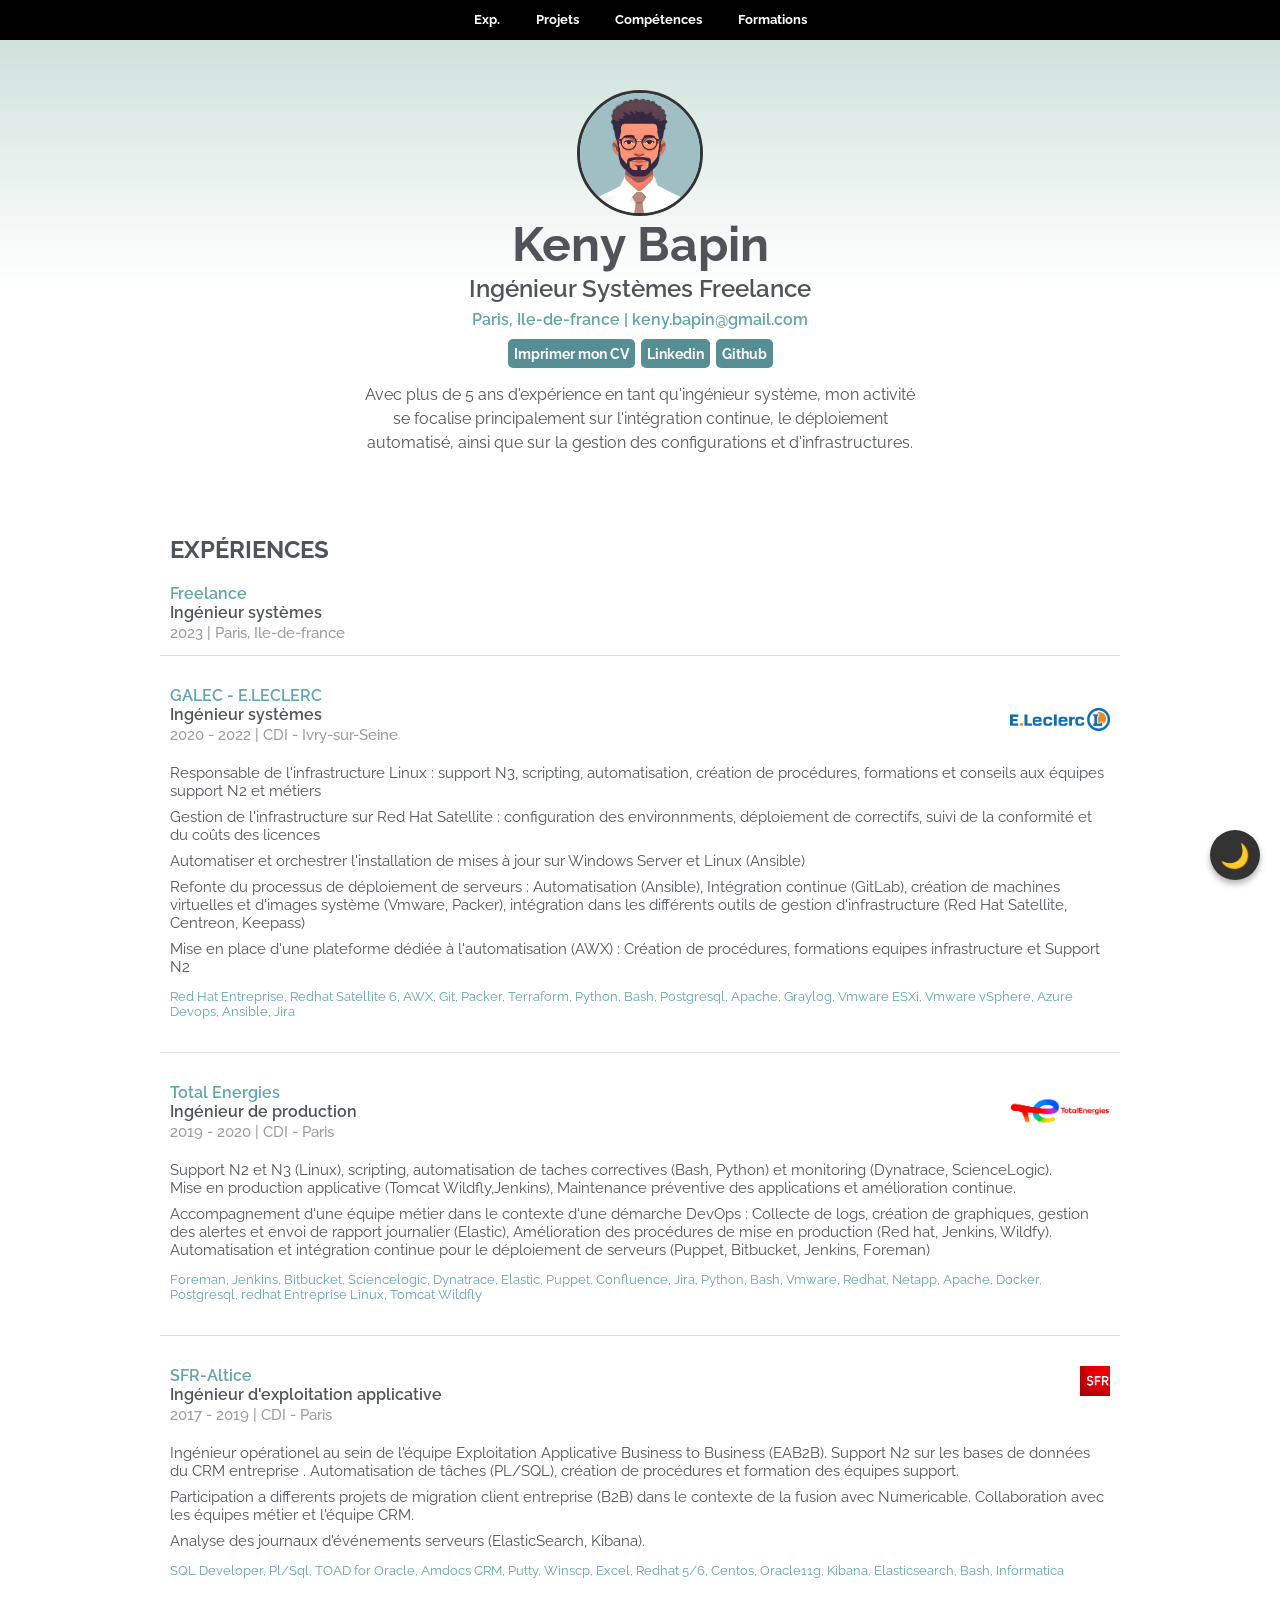
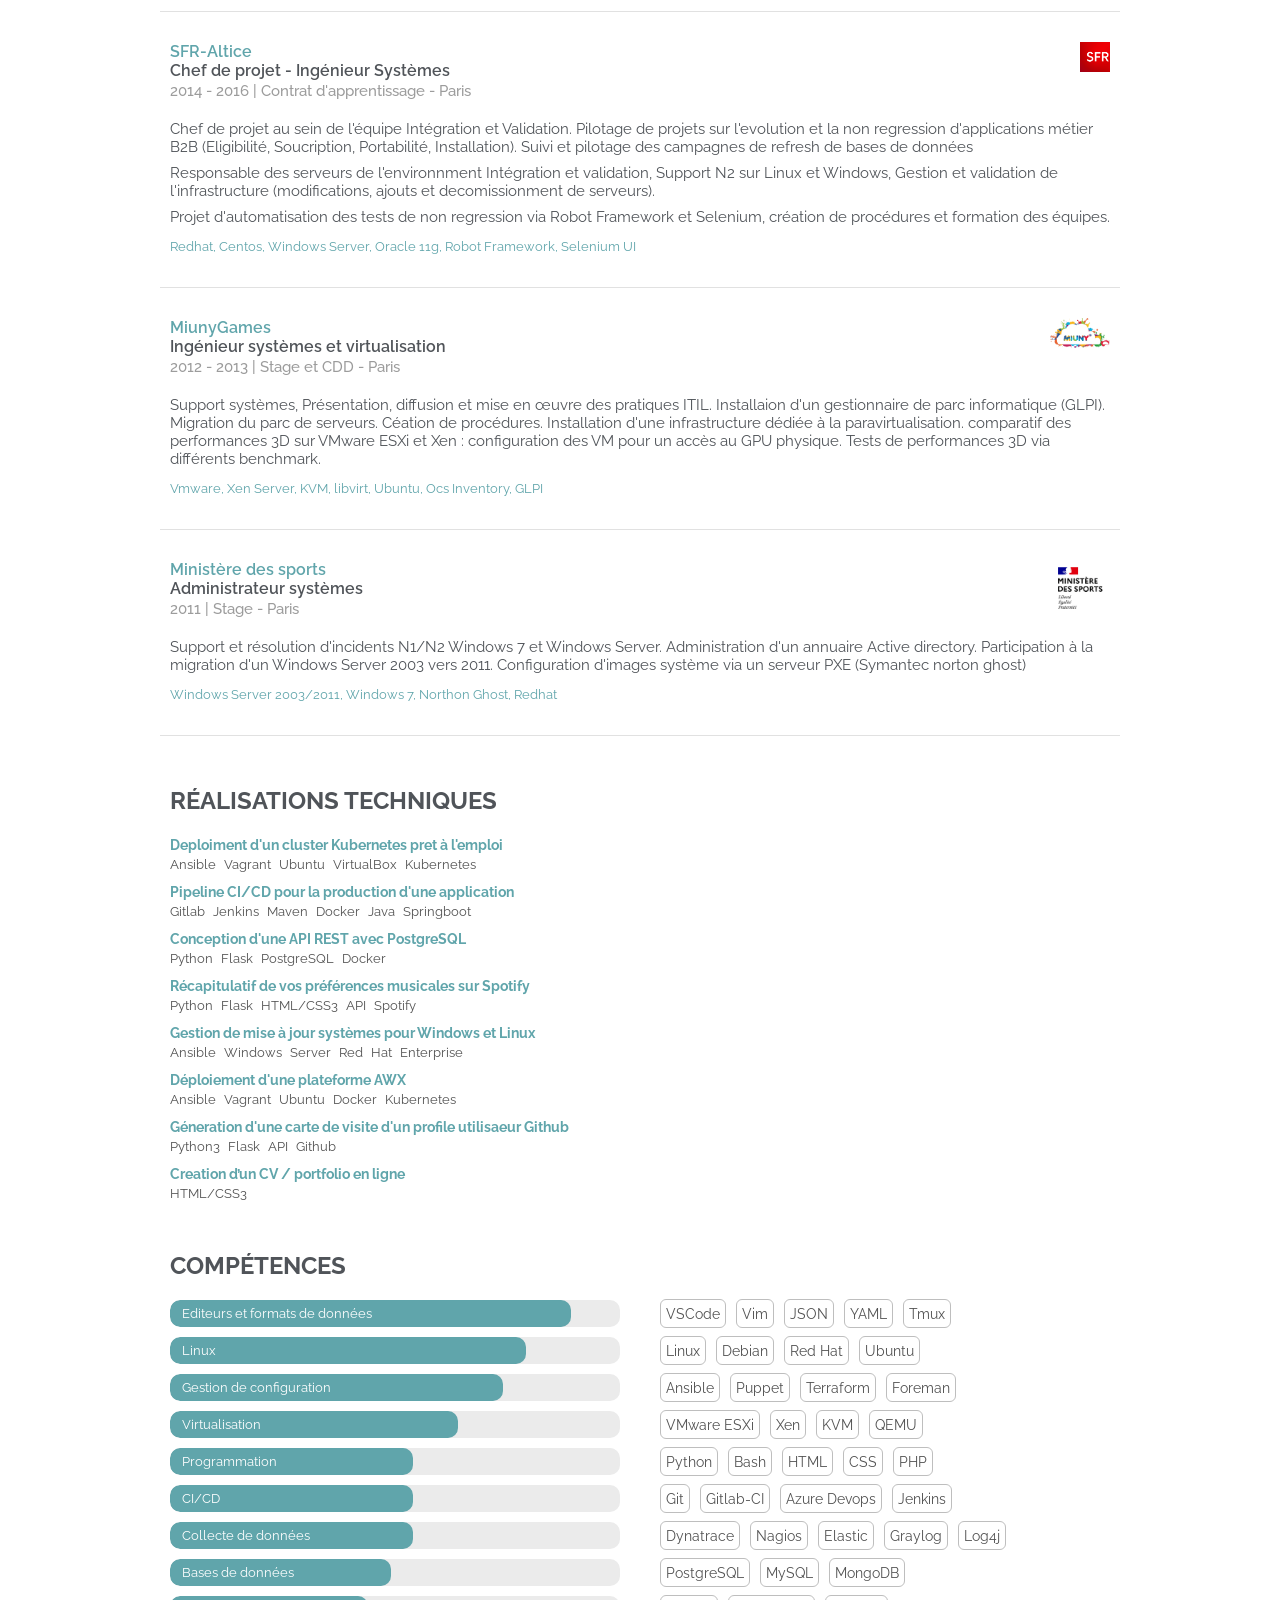
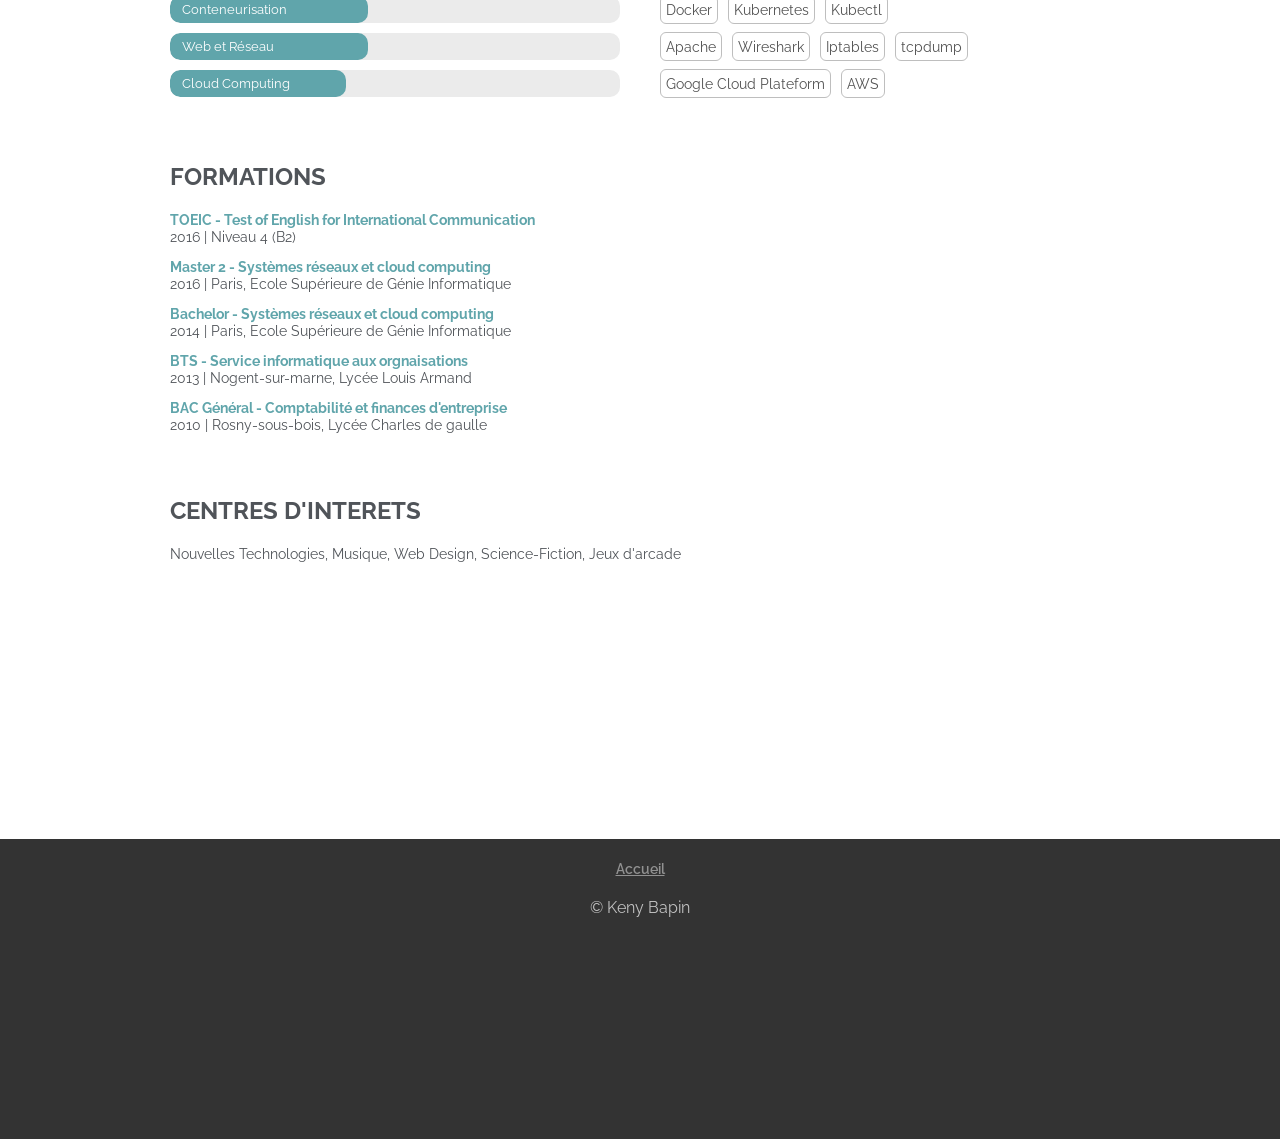
<file: index.html>
<!DOCTYPE html>
<html lang="fr">
<head>
  <meta charset="UTF-8">
  <meta name="viewport" content="width=device-width, initial-scale=1">
  <meta name="format-detection" content="telephone=no">
  <title>Ingénieur Systèmes Linux Freelance</title>
  <link rel="stylesheet" href="style.css">
  <link rel="stylesheet" href="https://fonts.googleapis.com/css2?family=Roboto:wght@400;700&amp;display=swap">
  <link rel="preconnect" href="https://fonts.googleapis.com">
<link rel="preconnect" href="https://fonts.gstatic.com" crossorigin>
<link href="https://fonts.googleapis.com/css2?family=Raleway:ital,wght@0,100..900;1,100..900&display=swap" rel="stylesheet">
</head>


<body>

  <div class="theme-toggle">
    <input type="checkbox" id="modeSwitch">
    <label for="modeSwitch" class="circle-button">
      <span class="sun">&#x2600;</span> <!-- Sun symbol -->
      <span class="moon">&#x1F319;</span> <!-- Moon symbol -->
    </label>
  </div>

  <div class="navbar">
    <a href="#exp">Exp.</a>
    <a href="#projects">Projets</a>
    <a href="#skills">Compétences</a>
    <a href="#formations">Formations</a>
  </div>




  

  <header>
    <div class="avatar"><img src="img/avatar.png" alt="avatar">
      <h1>Keny Bapin</h1>
      <h3>Ingénieur Systèmes Freelance</h3>
      <p class="contact">Paris, Ile-de-france | keny.bapin@gmail.com</p>
      <div class="links"><a href="javascript:window.print()">Imprimer mon CV</a><a href="https://www.linkedin.com/in/keny-bapin-94615779/" target="_blank">Linkedin</a><a href="https://github.com/kenybapin" target="_blank">Github</a>
      

      
        <script>
          const toggleSwitch = document.querySelector('#modeSwitch');
        
          function switchTheme(e) {
            if (e.target.checked) {
              document.documentElement.setAttribute('data-theme', 'dark');
              document.body.classList.add('dark-mode');
            } else {
              document.documentElement.setAttribute('data-theme', 'light');
              document.body.classList.remove('dark-mode');
            }    
          }
        
          toggleSwitch.addEventListener('change', switchTheme, false);
        </script>
      
      </div>
      
      <div class="about">
        <p class="about">Avec plus de 5 ans d'expérience en tant qu'ingénieur système, mon activité se focalise principalement sur l'intégration continue, le déploiement automatisé, ainsi que sur la gestion des configurations et d'infrastructures.</p>  
      
        
      
      </div>
  
  </header>

  



 <container>  
  <div id="exp"></div>
  
  <section class="experience">
    <h2>Expériences</h2>

  <div class="expcontent">
     <div class="infoBlock">
       <p class="company">Freelance</p>
       <p class="job">Ingénieur systèmes</p>
       <p class="location">2023 | Paris, Ile-de-france</p>
      </div>
  </div>

  <div class="expcontent">
     <div class="infoBlock">
      <img src="/img/eleclerc.png"> 
       <p class="company">GALEC - E.LECLERC</p>
       <p class="job">Ingénieur systèmes</p>
       <p class="location">2020 - 2022 | CDI - Ivry-sur-Seine</p>
       
     </div>
     <div class="description">
       <ul>
         <li>Responsable de l'infrastructure Linux : support N3, scripting, automatisation, création de procédures, formations et conseils aux équipes support N2 et métiers</li>
         <li>Gestion de l'infrastructure sur Red Hat Satellite : configuration des environnments, déploiement de correctifs, suivi de la conformité et du coûts des licences</li>
         <li>Automatiser et orchestrer l'installation de mises à jour sur Windows Server et Linux (Ansible)</li>
         <li>Refonte du processus de déploiement de serveurs : Automatisation (Ansible), Intégration continue (GitLab), création de machines virtuelles et d'images système (Vmware, Packer), intégration dans les différents outils de gestion d'infrastructure (Red Hat Satellite, Centreon, Keepass)</li>
         <li>Mise en place d'une plateforme dédiée à l'automatisation (AWX) : Création de procédures, formations equipes infrastructure et Support N2</li>
         <p class="tools">Red Hat Entreprise, Redhat Satellite 6, AWX, Git, Packer, Terraform, Python, Bash, Postgresql, Apache, Graylog, Vmware ESXi, Vmware vSphere, Azure Devops, Ansible, Jira</p>
       </ul>
     </div>
  </div> 


  <div class="expcontent">
     <div class="infoBlock">
      <img src="/img/totalenergies.png"> 
       <p class="company">Total Energies</p>
       <p class="job">Ingénieur de production</p>
       <p class="location">2019 - 2020 | CDI - Paris</p>
     </div>
     <div class="description">
       <ul>
         <li>Support N2 et N3 (Linux), scripting, automatisation de taches correctives (Bash, Python) et monitoring (Dynatrace, ScienceLogic).
         <br>Mise en production applicative (Tomcat Wildfly,Jenkins), Maintenance préventive des applications et amélioration continue.</li>
         <li>Accompagnement d'une équipe métier dans le contexte d'une démarche DevOps : Collecte de logs, création de graphiques, gestion des alertes et envoi de rapport journalier (Elastic), Amélioration des procédures de mise en production (Red hat, Jenkins, Wildfy). Automatisation et intégration continue pour le déploiement de serveurs (Puppet, Bitbucket, Jenkins, Foreman)</li>
         <p class="tools">Foreman, Jenkins, Bitbucket, Sciencelogic, Dynatrace, Elastic, Puppet, Confluence, Jira, Python, Bash, Vmware, Redhat, Netapp, Apache, Docker, Postgresql, redhat Entreprise Linux, Tomcat Wildfly</p>
       </ul>
     </div>
  </div>


    <div class="pagebreak"></div>

  <div class="expcontent">
    <div class="infoBlock">
      <img class="sfr" src="/img/sfr.jpg"> 
      <p class="company">SFR-Altice</p>
      <p class="job">Ingénieur d'exploitation applicative</p>
      <p class="location">2017 - 2019 | CDI - Paris</p>
    </div>
    <div class="description">
      <ul>
        <li>Ingénieur opérationel au sein de l'équipe Exploitation Applicative Business to Business (EAB2B). Support N2 sur les bases de données du CRM entreprise . Automatisation de tâches (PL/SQL), création de procédures et formation des équipes support.</li>
        <li>Participation a differents projets de migration client entreprise (B2B) dans le contexte de la fusion avec Numericable. Collaboration avec les équipes métier et l'équipe CRM.</li>
        <li>Analyse des journaux d'événements serveurs (ElasticSearch, Kibana).</li>
        <p class="tools">SQL Developer, Pl/Sql, TOAD for Oracle, Amdocs CRM, Putty, Winscp, Excel, Redhat 5/6, Centos, Oracle11g, Kibana, Elasticsearch, Bash, Informatica</p>
      </ul>
    </div>
  </div>
  
  <div class="expcontent">
    <div class="infoBlock">
      <img class="sfr" src="/img/sfr.jpg"> 
      <p class="company">SFR-Altice</p>
      <p class="job">Chef de projet - Ingénieur Systèmes</p>
      <p class="location">2014 - 2016 | Contrat d'apprentissage - Paris</p>
    </div>
    <div class="description">
      <ul>
        <li>Chef de projet au sein de l'équipe Intégration et Validation. Pilotage de projets sur l'evolution et la non regression d'applications métier B2B (Eligibilité, Soucription, Portabilité, Installation). Suivi et pilotage des campagnes de refresh de bases de données</li>
        <li>Responsable des serveurs de l'environnment Intégration et validation, Support N2 sur Linux et Windows, Gestion et validation de l'infrastructure (modifications, ajouts et decomissionment de serveurs).</li>
        <li>Projet d'automatisation des tests de non regression via Robot Framework et Selenium, création de procédures et formation des équipes.</li>
        <p class="tools">Redhat, Centos, Windows Server, Oracle 11g, Robot Framework, Selenium UI</p>
      </ul>
    </div>
  </div>

  <div class="expcontent">
    <div class="infoBlock">
      <img class="miuny" src="/img/miunygames.png"> 
      <p class="company">MiunyGames</p>
      <p class="job">Ingénieur systèmes et virtualisation</p>
      <p class="location">2012 - 2013 | Stage et CDD - Paris</p>
    </div>
    <div class="description">
      <ul>
        <li>Support systèmes, Présentation, diffusion et mise en œuvre des pratiques ITIL. Installaion d'un gestionnaire de parc informatique (GLPI). Migration du parc de serveurs. Céation de procédures. Installation d'une infrastructure dédiée à la paravirtualisation. comparatif des performances 3D sur VMware ESXi et Xen : configuration des VM pour un accès au GPU physique. Tests de performances 3D via différents benchmark.</li>
        <p class="tools">Vmware, Xen Server, KVM, libvirt, Ubuntu, Ocs Inventory, GLPI</p>
      </ul>
    </div>
  </div>
  
  <div class="expcontent">
    <div class="infoBlock">
      <img class="ministere" src="/img/ministere.png"> 
      <p class="company">Ministère des sports</p>
      <p class="job">Administrateur systèmes</p>
      <p class="location">2011 | Stage - Paris</p>
    </div>
    
    <div class="description">
      <ul>
        <li>Support et résolution d'incidents N1/N2 Windows 7 et Windows Server. Administration d'un annuaire Active directory. Participation à la migration d'un Windows Server 2003 vers 2011. Configuration d'images système via un serveur PXE (Symantec norton ghost)</li>
        <p class="tools">Windows Server 2003/2011, Windows 7, Northon Ghost, Redhat</p>      
      </ul>
    </div>
  </div>

  </section>        
  
  <div class="pagebreak"></div>
  
  <div id="projects"></div>
  
  <section class="projects">
    <h2>Réalisations techniques</h2>
    <ul>
       <li><a href="https://github.com/kenybapin/kubernetes-cluster-vagrant-ansible">Deploiment d'un cluster Kubernetes pret à l'emploi</a></li>
         <div class="ptools">Ansible Vagrant Ubuntu VirtualBox Kubernetes </div>
       
       <li><a href="https://github.com/kenybapin/cicd-pipeline-java-spring-docker">Pipeline CI/CD pour la production d'une application</a></li>
       <div class="ptools">Gitlab Jenkins Maven Docker Java Springboot</div>
       
       <li><a href="https://github.com/kenybapin/docker-flask-api">Conception d'une API REST avec PostgreSQL</a></li>
       <div class="ptools">Python Flask PostgreSQL Docker</div>
       
       <li><a href="https://github.com/kenybapin/flask-spotify-app">Récapitulatif de vos préférences musicales sur Spotify</a></li>
       <div class="ptools">Python Flask HTML/CSS3 API Spotify</div>
       
       <li><a href="https://github.com/kenybapin/ansible-sys-updates">Gestion de mise à jour systèmes pour Windows et Linux</a></li>
       <div class="ptools">Ansible Windows Server Red Hat Enterprise</div>
       
       <li><a href="https://github.com/kenybapin/awx-install">Déploiement d'une plateforme AWX</a></li>
       <div class="ptools">Ansible Vagrant Ubuntu Docker Kubernetes </div>
       
       <li><a href="https://github.com/kenybapin/GitHub-Profile-Card-Generator">Géneration d'une carte de visite d'un profile utilisaeur Github</a></li>
       <div class="ptools">Python3 Flask API Github</div>
       
       <li><a href="https://github.com/kenybapin/kenybapin.github.io">Creation d’un CV / portfolio en ligne</a></li>
       <div class="ptools">HTML/CSS3</div>
    </ul>
  </section>

<div id="skills"></div>

  <section class="skills">
    <h2>Compétences</h2>
    
    <div class="skills-content">

      <div class="progress-bars">
   
        <div class="skill-bar">
          <div class="progress">
              <div class="progress-bar" style="width: 85%;">Editeurs et formats de données</div>
          </div>
           </div>
  
         <div class="skill-bar">
        <div class="progress">
            <div class="progress-bar" style="width: 75%;">Linux</div>
        </div>
         </div>
         
         <div class="skill-bar">
          <div class="progress">
              <div class="progress-bar" style="width: 70%;">Gestion de configuration</div>
          </div>
           </div>
  
           <div class="skill-bar">
            <div class="progress">
                <div class="progress-bar" style="width: 60%;">Virtualisation</div>
            </div>
             </div>
  
         <div class="skill-bar">
        <div class="progress">
            <div class="progress-bar" style="width: 50%;">Programmation</div>
        </div>
         </div>
  
         <div class="skill-bar">
        <div class="progress">
            <div class="progress-bar" style="width: 50%;">CI/CD</div>
        </div>
         </div>
  
         <div class="skill-bar">
          <div class="progress">
              <div class="progress-bar" style="width: 50%;">Collecte de données</div>
          </div>
           </div>
           
           <div class="skill-bar">
            <div class="progress">
                <div class="progress-bar" style="width: 45%;">Bases de données</div>
            </div>
             </div>
  
           <div class="skill-bar">
          <div class="progress">
              <div class="progress-bar" style="width: 40%;">Conteneurisation</div>
          </div>
           </div>
           
           <div class="skill-bar">
            <div class="progress">
                <div class="progress-bar" style="width: 40%;">Web et Réseau</div>
            </div>
             </div>        
       
           <div class="skill-bar">
            <div class="progress">
                <div class="progress-bar" style="width: 35%;">Cloud Computing</div>
            </div>
             </div>
  
      </div>

      <div class="apps">
      <ul>
        <li><span>VSCode</span><span>Vim</span><span>JSON</span><span>YAML</span><span>Tmux</span></li>
        <li><span>Linux</span><span>Debian</span><span>Red Hat</span><span>Ubuntu</span></li>
        <li><span>Ansible</span><span>Puppet</span><span>Terraform</span><span>Foreman</span></li>
        <li><span>VMware ESXi</span><span>Xen</span><span>KVM</span><span>QEMU</span></li>
        <li><span>Python</span><span>Bash</span><span>HTML</span><span>CSS</span><span>PHP</span></li>
        <li><span>Git</span><span>Gitlab-CI</span><span>Azure Devops</span><span>Jenkins</span></li>
        <li><span>Dynatrace</span><span>Nagios</span><span>Elastic</span><span>Graylog</span><span>Log4j</span></li>
        <li><span>PostgreSQL</span><span>MySQL</span><span>MongoDB</span></li>
        <li><span>Docker</span><span>Kubernetes</span><span>Kubectl</span></li>
        <li><span>Apache</span><span>Wireshark</span><span>Iptables</span><span>tcpdump</span></li>
        <li><span>Google Cloud Plateform</span><span>AWS</span></li>
      </ul>
    </div>
   
   


  </div>
  </section>

  <div class="pagebreak"></div>

  <div id="formations"></div>
  
  <section class="education">
    <h2>Formations</h2>
            <div class="infoBlock">
              <p class="diploma">TOEIC - Test of English for International Communication</p>
              <p class="school">2016 | Niveau 4 (B2)</p>
            </div>
            <div class="infoBlock">
              <p class="diploma">Master 2 - Systèmes réseaux et cloud computing</p>
              <p class="school">2016 | Paris, Ecole Supérieure de Génie Informatique</p>
            </div>
         
            <div class="infoBlock">
              <p class="diploma">Bachelor - Systèmes réseaux et cloud computing</p>
              <p class="school">2014 | Paris, Ecole Supérieure de Génie Informatique</p>
            </div>
          
            <div class="infoBlock">
              <p class="diploma">BTS - Service informatique aux orgnaisations</p>
              <p class="school">2013 | Nogent-sur-marne, Lycée Louis Armand</p>
            </div>
          
            <div class="infoBlock">
              <p class="diploma">BAC Général - Comptabilité et finances d'entreprise</p>
              <p class="school">2010 | Rosny-sous-bois, Lycée Charles de gaulle</p>
            </div>

          
  </section>


  <section class="hobbies">
    <h2>Centres d'interets</h2>
    <div>
      <p>Nouvelles Technologies, Musique, Web Design, Science-Fiction, Jeux d'arcade</p>
      <br><br><br>
    </div>
  </section>

</container> 

<footer>
  <p><a href="#top">Accueil</a></p>
  <p>© Keny Bapin</p>
</footer>

</body>
</html>
</file>
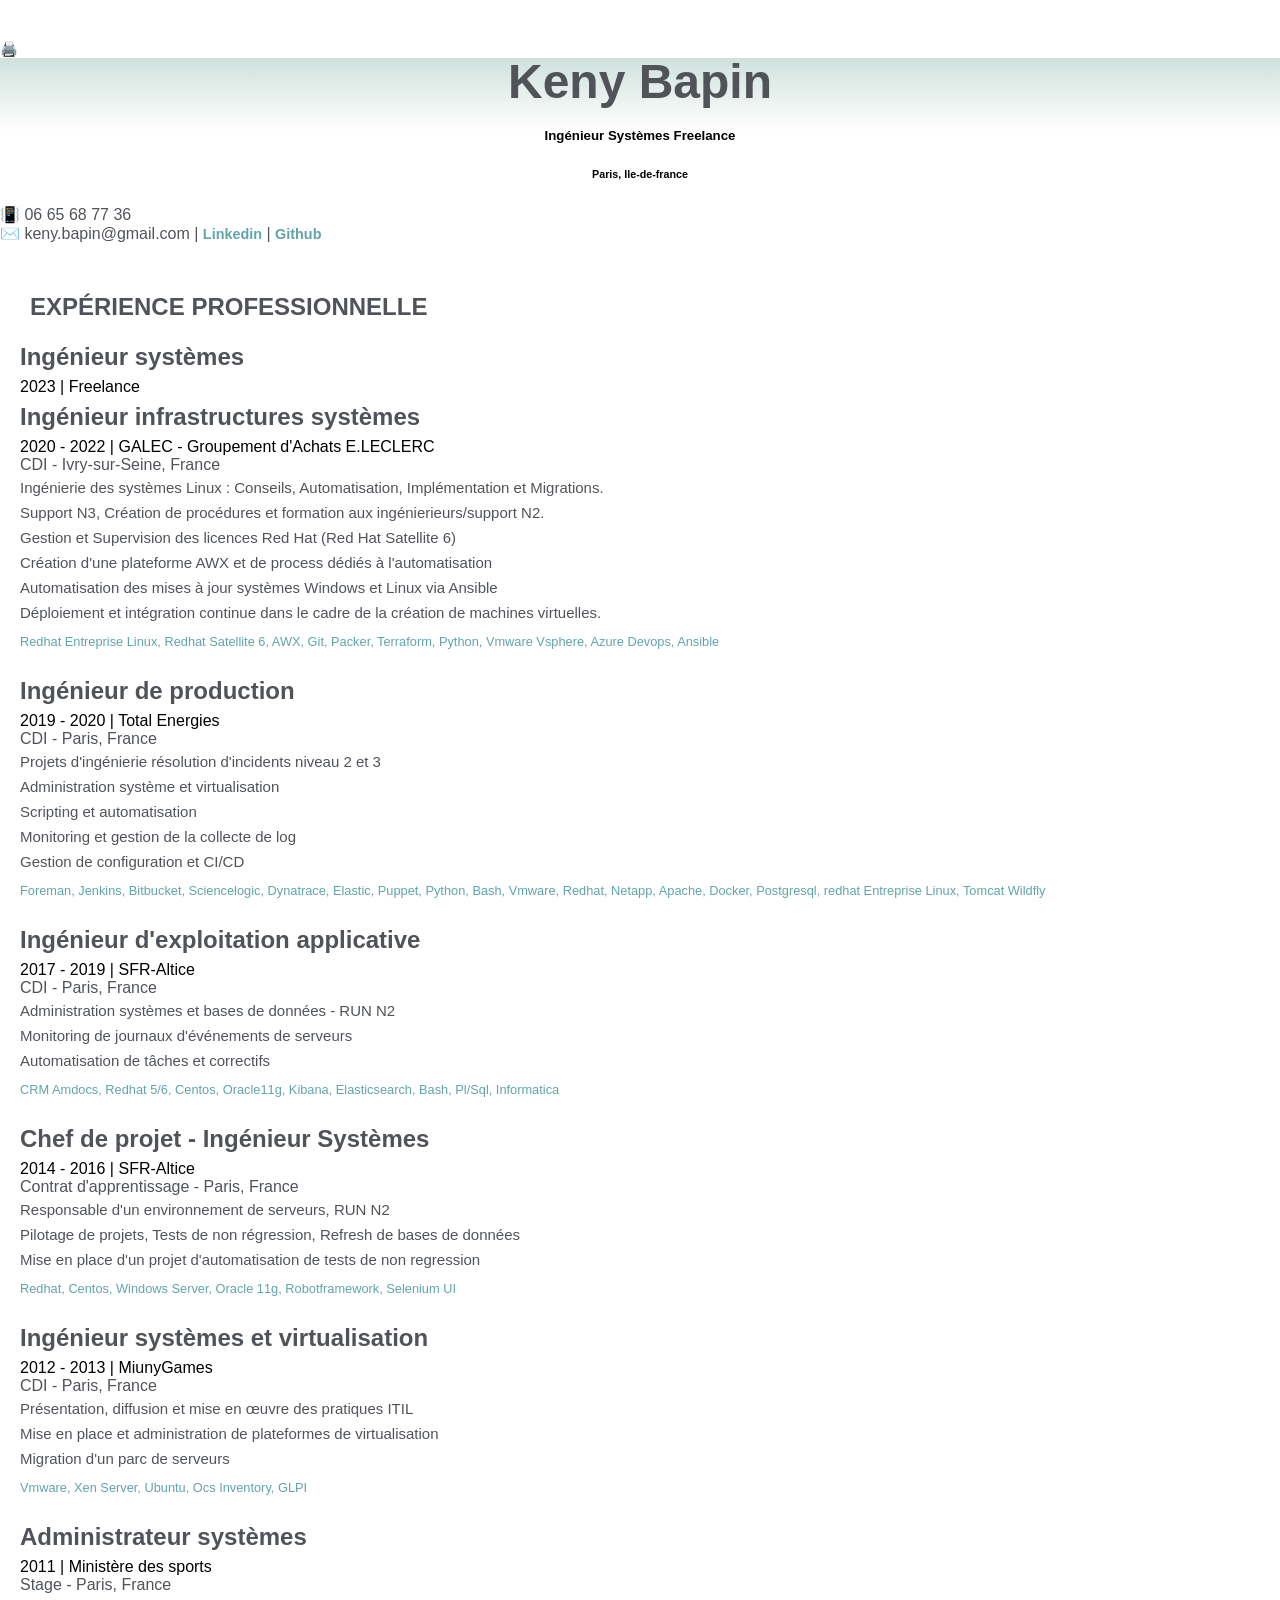
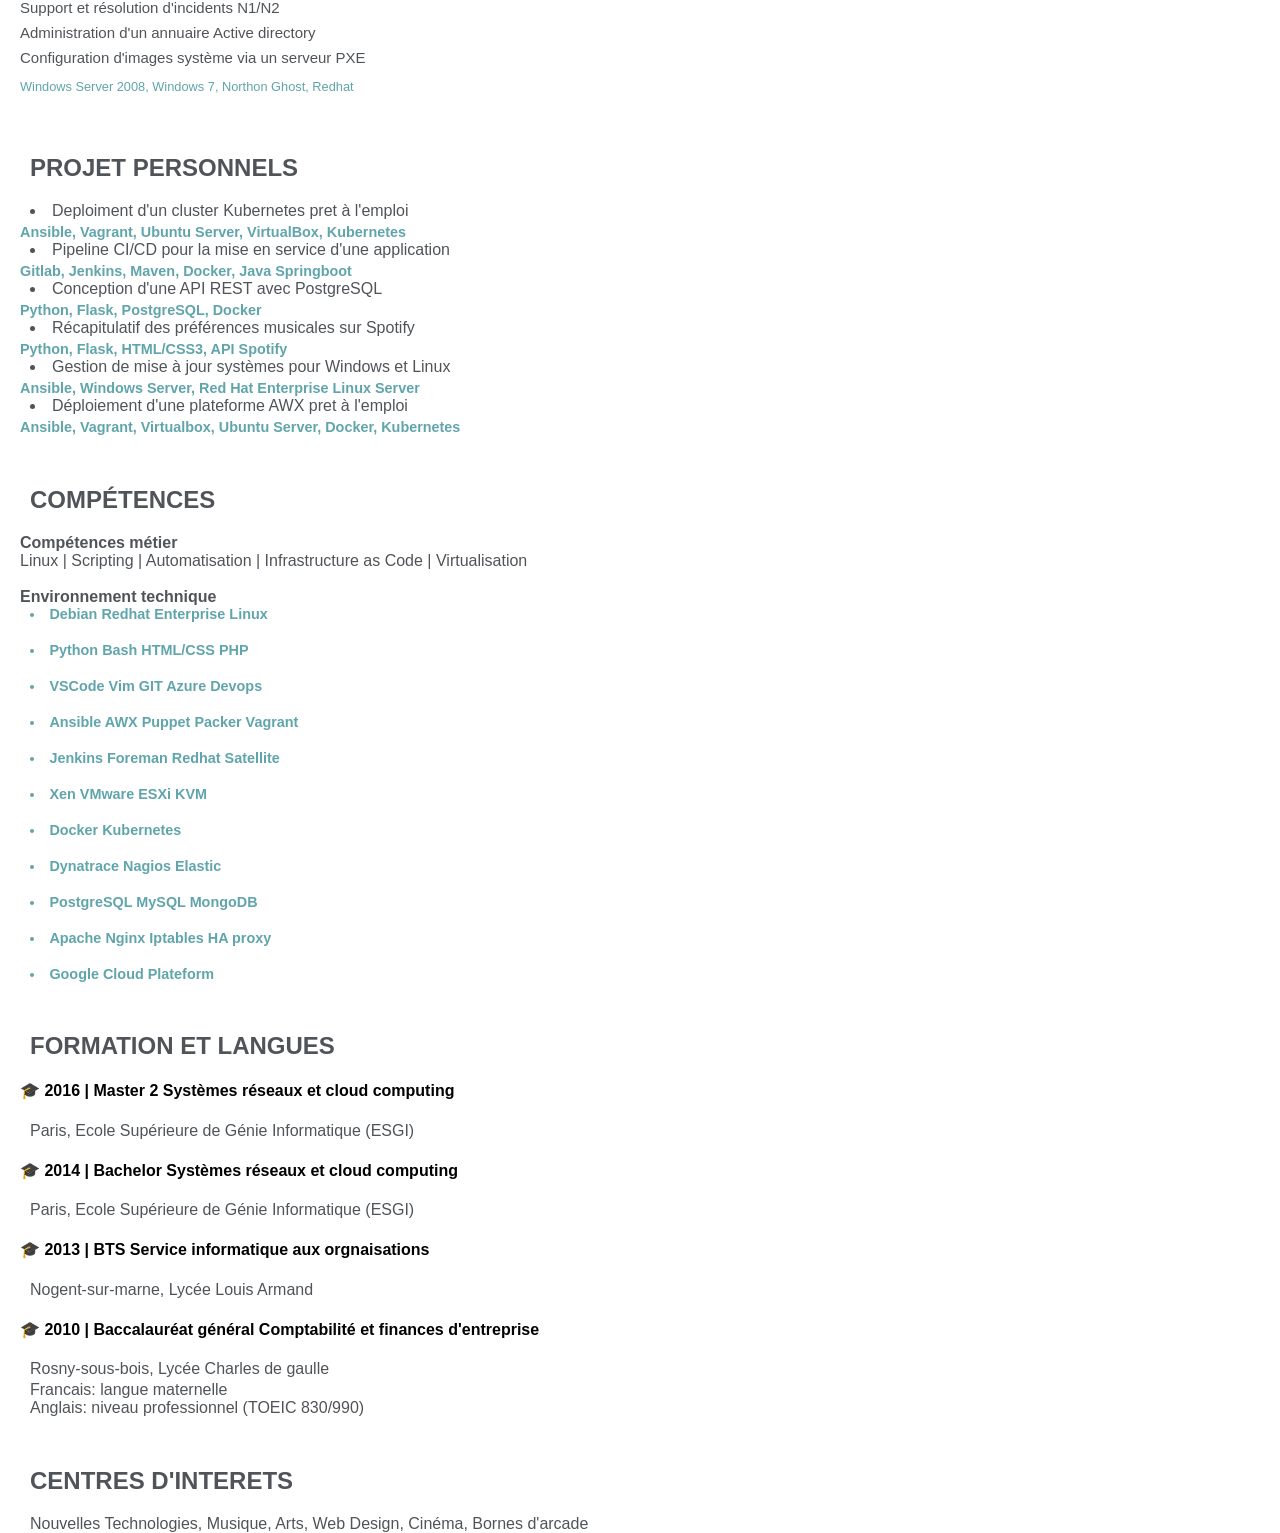
<file: cv.html>
<!DOCTYPE html>
<html lang="fr">
<head>
    <meta charset="UTF-8">
    <meta name="viewport" content="width=device-width,initial-scale=1,maximum-scale=0.5,user-scalable=no"/>
    <title>KB - Ingénieur Systèmes Linux Freelance</title>
    <link rel="stylesheet" href="style.css">
</head>
<body>
    
    
    <div id="global">

        <div class="icon">
            <div class="circle transition animation"><a class="icon" href="javascript:window.print()">🖨️</a></div>
        </div>
   
    <header>
        <h1>Keny Bapin</h1>
        <h5>Ingénieur Systèmes Freelance</h5>
        <h6>Paris, Ile-de-france</h6>
    </header>

    <div id="infosperso">
        <p><strong></strong>📳 06 65 68 77 36</p>
        <p><strong></strong>✉️ keny.bapin@gmail.com <span id="Top" class="info">| <a href="https://www.linkedin.com/in/keny-bapin-94615779/" target="_blank">Linkedin</a> | <a href="https://github.com/kenybapin" target="_blank">Github</a></span>
        <p><strong></strong></p>
    </div>

    
    <section class="experience">
        <h2>Expérience Professionnelle</h2>
        <div>
            <h3>Ingénieur systèmes</h3>
            <h7>2023 | Freelance </h7>
        </div>

        <div>
            <h3>Ingénieur infrastructures systèmes</h3>
            <h7>2020 - 2022 | GALEC - Groupement d'Achats E.LECLERC</h7>
            <p>CDI - Ivry-sur-Seine, France</p>
            <ul>
                <li>Ingénierie des systèmes Linux : Conseils, Automatisation, Implémentation et Migrations.</li>
                <li>Support N3, Création de procédures et formation aux ingénierieurs/support N2.</li>
                <li>Gestion et Supervision des licences Red Hat (Red Hat Satellite 6)</li>
                <li>Création d'une plateforme AWX et de process dédiés à l'automatisation</li>
                <li>Automatisation des mises à jour systèmes Windows et Linux via Ansible</li>
                <li>Déploiement et intégration continue dans le cadre de la création de machines virtuelles.</li>
                <p class="tools">Redhat Entreprise Linux, Redhat Satellite 6, AWX, Git, Packer, Terraform, Python, Vmware Vsphere, Azure Devops, Ansible<p>
            </ul>
        </div>

        <div>
            <h3>Ingénieur de production</h3>
            <h7>2019 - 2020 | Total Energies</h7>
            <p>CDI - Paris, France</p>
            <ul>
                <li>Projets d'ingénierie résolution d'incidents niveau 2 et 3</li>
                <li>Administration système et virtualisation </li>
                <li>Scripting et automatisation</li>
                <li>Monitoring et gestion de la collecte de log</li>
                <li>Gestion de configuration et CI/CD </li>
                <p class="tools"> Foreman, Jenkins, Bitbucket, Sciencelogic, Dynatrace, Elastic, Puppet, Python, Bash, Vmware, Redhat, Netapp, Apache, Docker, Postgresql, redhat Entreprise Linux, Tomcat Wildfly <p>
            </ul>
        </div>

        <div>
            <h3>Ingénieur d'exploitation applicative</h3>
            <h7>2017 - 2019 | SFR-Altice</h7>
            <p>CDI - Paris, France</p>
            <ul>
                <li>Administration systèmes et bases de données - RUN N2 </li>
                <li>Monitoring de journaux d'événements de serveurs </li>
                <li>Automatisation de tâches et correctifs</li>
                <p class="tools"> CRM Amdocs, Redhat 5/6, Centos, Oracle11g, Kibana,  Elasticsearch, Bash, Pl/Sql, Informatica <p>
            </ul>
        </div>

        <div class="pagebreak"> </div>

        <div>
            <h3>Chef de projet - Ingénieur Systèmes</h3>
            <h7>2014 - 2016 | SFR-Altice</h7>
            <p>Contrat d'apprentissage - Paris, France</p>
            <ul>
                <li>Responsable d'un environnement de serveurs, RUN N2</li>
                <li>Pilotage de projets, Tests de non régression, Refresh de bases de données</li>
                <li>Mise en place d'un projet d'automatisation de tests de non regression</li>
                <p class="tools">Redhat, Centos, Windows Server, Oracle 11g, Robotframework, Selenium UI<p>
            </ul>
        </div>
        
        <div>
            <h3>Ingénieur systèmes et virtualisation</h3>
            <h7>2012 - 2013 | MiunyGames</h7>
            <p>CDI - Paris, France</p>
            <ul>
                <li>Présentation, diffusion et mise en œuvre des pratiques ITIL</li>
                <li>Mise en place et administration de plateformes de virtualisation   </li>
                <li>Migration d'un parc de serveurs </li>
                <p class="tools">Vmware, Xen Server, Ubuntu, Ocs Inventory, GLPI <p>
            </ul>
        </div>

        <div>
            <h3>Administrateur systèmes</h3>
            <h7>2011 | Ministère des sports</h7>
            <p>Stage - Paris, France</p>
            <ul>
                <li>Support et résolution d'incidents N1/N2 </li>
                <li>Administration d'un annuaire Active directory</li>
                <li>Configuration d'images système via un serveur PXE</li>
                <p class="tools">Windows Server 2008, Windows 7, Northon Ghost, Redhat<p>
            </ul>
        </div>
    </section>


   


    <section class="projects">
        <h2>Projet personnels</h2>
            <li>Deploiment d'un cluster Kubernetes pret à l'emploi</li>
            <a>Ansible, Vagrant, Ubuntu Server, VirtualBox, Kubernetes</a>
            
            <li>Pipeline CI/CD pour la mise en service d'une application</li>
            <a>Gitlab, Jenkins, Maven, Docker, Java Springboot</a>

            <li>Conception d'une API REST avec PostgreSQL</li>
            <a>Python, Flask, PostgreSQL, Docker</a>

            <li>Récapitulatif des préférences musicales sur Spotify</li>
            <a>Python, Flask, HTML/CSS3, API Spotify</a>

            <li>Gestion de mise à jour systèmes pour Windows et Linux</li>
            <a>Ansible, Windows Server, Red Hat Enterprise Linux Server</a>

            <li>Déploiement d'une plateforme AWX pret à l'emploi</li>
            <a>Ansible, Vagrant, Virtualbox, Ubuntu Server, Docker, Kubernetes</a>
    </section>

    <div class="pagebreak"> </div>
    
    <section class="skills">
        <h2>Compétences</h2>
        <p><b>Compétences métier</b></p>
        <p>Linux | Scripting | Automatisation | Infrastructure as Code | Virtualisation</p><br>
        <p><b>Environnement technique</b></p>
        <div id="software">
            <li><a>Debian</a> <a>Redhat</a> <a>Enterprise</a> <a>Linux</a></li>
            <li><a>Python</a> <a>Bash</a> <a>HTML/CSS</a> <a>PHP</a></li>
            <li><a>VSCode</a> <a>Vim</a> <a>GIT</a> <a>Azure Devops</a></li>
            <li><a>Ansible</a> <a>AWX</a> <a>Puppet</a> <a>Packer</a> <a>Vagrant</a></li>
            <li><a>Jenkins</a> <a>Foreman</a> <a>Redhat Satellite</a></li>
            <li><a>Xen</a> <a>VMware ESXi</a> <a>KVM</a></li>
            <li><a>Docker</a> <a>Kubernetes</a></li>
            <li><a>Dynatrace</a> <a>Nagios</a> <a>Elastic</a></li>
            <li><a>PostgreSQL</a>  <a>MySQL</a> <a>MongoDB</a></li>
            <li><a>Apache</a> <a>Nginx</a> <a>Iptables</a> <a>HA</a>  <a>proxy</a></li>
            <li><a>Google Cloud Plateform</a></li>
        </div>
    </section>
    

    <section class="education">
        <h2>Formation et langues</h2>
            <h4>🎓 2016 | Master 2 Systèmes réseaux et cloud computing</h4>
            <p>Paris, Ecole Supérieure de Génie Informatique (ESGI)</p>
            <h4>🎓 2014 | Bachelor Systèmes réseaux et cloud computing</h4>
            <p>Paris, Ecole Supérieure de Génie Informatique (ESGI)</p>
            <h4>🎓 2013 | BTS Service informatique aux orgnaisations</h4>
            <p>Nogent-sur-marne, Lycée Louis Armand</p>
            <h4>🎓 2010 | Baccalauréat général Comptabilité et finances d'entreprise</h4>
            <p>Rosny-sous-bois, Lycée Charles de gaulle</p>
            <p>Francais: langue maternelle <br> Anglais: niveau professionnel (TOEIC 830/990)</p>
    </section>

    <section class="education">
        <h2>Centres d'interets</h2>
        <div>
            <p>Nouvelles Technologies, Musique, Arts, Web Design, Cinéma, Bornes d'arcade</p>
        </div>
    </section>


</div>

</body>
</html>
</file>
<file: style.css>
@media print {
*{margin-left:0!important;margin-top:0!important;font-family: Arial, Helvetica, sans-serif;}
.pagebreak{page-break-before:always!important;}
header {background: transparent !important; background-image: none !important; text-align: left!important;}
body,container,html{zoom: 0.9; padding:0!important;background:#fff!important;}
p.contact{margin-bottom: 50px!important;}
h1,h2,h3{color:#505459!important;}
.avatar,body,container,footer,header,section{margin-bottom: 0 !important;padding:0!important;padding:0!important}
.avatar img,.icon,.links,.navbar,footer,p.contact span, hr, .about, img, .switchbox, .circle-button, .theme-toggle {margin: 0 !important; display:none!important}
h2{font-size:20px!important; padding-bottom: 10px !important;}
h1{font-size:30px!important;}
body.dark-mode * { color: #505459 !important;}
body.dark-mode .progress { background-color: #ebebeb !important;}
body.dark-mode .progress-bar { color: white !important;}
p.tools {font-size: 14px !important; color:#505459 !important;}
container{width:100%!important;border-style:none!important;box-shadow:none!important}
.education,.hobbies,.projects,.skills{line-height: 1 !important; padding:0!important;box-shadow:none!important;padding-bottom:15px!important;}
li, p, span {font-size: 16px !important; color:#505459 !important;}
.expcontent {margin-bottom: 10px!important; border: none !important; box-shadow: none!important; background-color: transparent !important;}
.experience li {font-size: 14px !important;}
}


@media only screen and (max-width:768px) {
.links,.links a,h1,h3,h5,h6,header .avatar,header .avatar img,p.contact{text-align:center!important}
header .avatar,header .avatar .links{margin-left:0!important}
.education .info p.job,.education .year-box,.info p.school{font-size:.8rem!important}
body,container{width:100%!important;}
container,section{padding:0!important}
.avatar{padding-top:50px;margin: 0 auto;}
h2{margin-bottom:20px!important;margin-top:80px!important;font-size:20px!important}
header .avatar{margin-bottom:60px!important}
header .avatar img{float:none!important;margin-right:0!important}
.education .year-box{margin-left:10px}
.education .info p.job{margin-bottom:10px!important}
.education,.experience,.hobbies,.projects,.skills{position:relative;margin-right:7px;margin-left:7px;box-shadow:none!important}
#software li{grid-template-rows:.3fr .2fr!important;grid-template-columns:.4fr .5fr!important;font-size:12px!important}
container{height:100%!important;background:#fff!important;margin:0!important;display:contents!important}
section{width:95%!important}
.avatar{margin-bottom:0!important}
html{background:#ffffff!important}
svg{display:none!important}
.messages, .message {margin-right: 5%!important; margin-left:5%!important;max-width: 90%!important;text-align:left!important;}
.skills-content {display: inline-block !important;}
.progress-bars {margin-bottom: 50px !important;}
}


html{scroll-behavior:smooth;height:100%;}
.navbar{overflow:hidden;background-color:#000000;width:100%;z-index:99;position:fixed;top:0;left:0;line-height:20px}
.navbar a{display:inline-block;color:#fff;padding:10px 16px;font-size:small}
.navbar a:hover{background:#ddd;color:#000}
h3,ul{margin-top:5px}
.navbar a,a,a:hover{text-decoration:none}
footer a,p.contact{font-weight:600}
.navbar,.navbar a,footer p{text-align:center}
h1,h3,h2,li,p{color:#505459}
#software li,.infoBlock p.company,.infoBlock p.diploma,.projects li.tools,a,a:hover,p.contact,p.tools{color:#60a5ab}
body{margin:40px auto;font-family:"Raleway", sans-serif;page-break-after:auto}
container{max-width:1000px;display:block;margin:80px auto 0;border-radius:3px;position:relative;background:white;}
header{display:block;text-align:center;background: linear-gradient(0deg, rgba(255,255,255,1) 40%, rgb(207, 225, 220) 100%);}
section{margin-right:20px;position:relative}
section{padding-top:0;margin-left:20px;border-radius:8px}
header .avatar{border-radius:50%}
.avatar{padding-top:50px;margin: 0 auto;}
header .avatar img{width:120px;height:120px;border:solid #333;border-radius:50%}
h1{margin:0 0 1px;font-size:3rem;line-height:1}
.description,h2{margin-left:10px; margin-right: 10px;}
h3{margin-bottom:5px;font-size:1.5rem;font-weight:600;line-height:2rem}
a,h2{font-weight:700}
a{font-size:.9rem}
.avatar .links{margin-top:15px;text-align:center}
.avatar .about {line-height: 1.5; padding-top:10px; padding-left: 20px; padding-right: 20px; max-width: 600px; margin: 0 auto;}
.links a{margin:3px;padding:5px;border:.1em solid transparent!important;border-radius:5px;color:#fff;background-color:#558e93;}
.links a:hover{color:#fff;background:#4c5360;transition:1s}
h2{margin-top:50px;margin-bottom:20px;text-transform:uppercase;font-size:1.5rem}
p{margin:0}
p.tools{padding-top:5px;padding-bottom:10px;font-size:.8rem}
.education,.experience,.hobbies,.projects,.skills{margin-top:20px;margin-bottom:30px}
.experience li{margin-bottom:8px;font-size:15px}
.description{margin-top:7px; padding-bottom: 7px;}
.infoBlock p.company{font-size: 16px; margin-top: 20px; margin-left:10px;font-weight:600}
.infoBlock p.job{margin-bottom:0;margin-left:10px;font-size: 16px; font-weight:600}
.education p,.infoBlock p.location,.projects li,.skills li{margin-bottom:3px;margin-left:10px}
.infoBlock p.location{color: #9c9c9c;font-size: 15px;margin-top: 2px;font-weight: 500;}
.infoBlock p.location span, .infoBlock p.school span{background:#a7a7a7;padding-left:5px;padding-right:5px;padding-bottom:2px;padding-top:2px; margin-right:5px;font-size:.8rem;color:#fff;font-weight:600}
ul{padding:0;list-style-type:none}
.skills li{font-size:.9rem;color:#60a5ab;font-weight:700; margin-bottom: 20px;}
.projects span{margin-left: 10px; font-size:.8rem;color:#525252;font-weight:400}
.ptools {margin-left: 10px;word-spacing: 5px; font-size: .8rem;color:#525252;margin-bottom: 10px;} 
.skills li span{margin-right: 10px; padding: 5px ; border: 1px solid rgb(190, 190, 190); border-radius: 6px; margin-bottom:2px;font-size:.9rem;color:#525252;font-weight:400}
.skills li span:hover {background-color: #60a5ab;border: 1px solid white;color: #fff;transform: translateY(-7px);}
p.languages{font-size:small}
td{vertical-align:baseline}
.infoBlock{text-align:left;font-size:.9rem;vertical-align:middle; padding-bottom: 10px;}
.infoBlock p{padding-bottom:0}
.infoBlock p.diploma{margin-bottom:0;padding:0;font-weight:700}
.infoBlock img {margin-right: 10px; display: block;float: right; clear: right; width: 100px;}
.expcontent {margin-bottom: 30px; border-bottom: 1px solid rgb(225, 225, 225); }

hr.hr-1 {border: 1px solid #ccc; margin-top: 50px; margin-bottom: 50px;margin-left: 20px; margin-right: 20px;}
img.sfr {width: 30px;}
img.ministere {width: 60px;}
img.miuny {width: 60px;}
.hobbies p{margin-bottom:20px;margin-left:10px;font-size:.9rem}
footer{height:300px;background:#333;margin-top:200px;text-align:left;position:relative}
footer p{padding-top:20px;color:#c1c1c1}
footer a{color:#919191;text-align:center!important;text-decoration:underline}

.skills-content {display: grid; grid-template-columns: 1fr 1fr; grid-gap: 20px ;}
.progress-bars { margin-left: 10px;margin-right: 10px;}
.skill-bar {margin-bottom: 10px;}
.progress {background-color: #ebebeb;overflow: hidden;border-radius: 10px; }
.progress-bar {padding: 6px;height: 100%;padding-left: 12px;font-size: small;background-color:#60a5ab; border-radius: 10px;transition: width 0.6s ease; color: white;}


.switchbox {margin-top: 25px;text-align: center;vertical-align: middle;}
.switch {position: relative;display: inline-block;width: 40px;height: 24px;}
.switch input { opacity: 0; width: 0; height: 0; }
.slider { position: absolute; cursor: pointer; top: 0; left: 0; right: 0; bottom: 0; background-color: #ccc; -webkit-transition: .4s; transition: .4s;  border-radius: 34px; }
.slider:before { position: absolute; content: ""; height: 16px; width: 16px; left: 4px; bottom: 4px; background-color: white; -webkit-transition: .4s; transition: .4s; border-radius: 50%; }
input:checked + .slider { background-color: #60a5ab;}
input:checked + .slider:before {-webkit-transform: translateX(16px);-ms-transform: translateX(16px);transform: translateX(16px);}

/* Dark mode styles */
body.dark-mode, body.dark-mode container {background-color: black; color: rgb(223, 223, 223); }
body.dark-mode header {display:block;text-align:center;background: linear-gradient(0deg, rgb(0, 0, 0) 40%, rgb(8, 57, 42) 100%);}
body.dark-mode .avatar img { border: solid rgb(160, 160, 160);}
body.dark-mode h1 { color: white;}
body.dark-mode h2 { color: white;}
body.dark-mode h3 { color: white;}
body.dark-mode p.about { color: rgb(223, 223, 223);}
body.dark-mode .ptools { color: rgb(223, 223, 223);}
body.dark-mode li { color: rgb(223, 223, 223);}
body.dark-mode .ptools span { color: rgb(223, 223, 223);}
body.dark-mode .apps span { color: rgb(223, 223, 223); border: 1px solid rgb(87, 87, 87);}
body.dark-mode p.school { color: rgb(223, 223, 223);}
body.dark-mode p.job { color: #c5c5c5;}
body.dark-mode .hobbies p { color: rgb(223, 223, 223);}
body.dark-mode .expcontent { border-bottom: 1px solid rgb(58, 58, 58);}
body.dark-mode .progress { background-color: #252525;}



  /* Floating Circle Button */
  .theme-toggle {
    position: fixed;
    bottom: 20px;
    right: 20px;
    z-index: 9999; /* Ensure it is above all elements */
  }
  
  .circle-button {
    display: flex;
    align-items: center;
    justify-content: center;
    width: 50px;
    height: 50px;
    border-radius: 50%;
    background-color: #333; /* Default to dark mode (moon) */
    cursor: pointer;
    box-shadow: 0 4px 6px rgba(0, 0, 0, 0.3);
    transition: background-color 0.3s ease;
    font-size: 24px;
    color: #fff;
  }
  
  #modeSwitch {
    display: none;
  }
  
  /* Initially display the moon */
  .sun {
    display: none;
  }
  
  .moon {
    display: inline-block;
  }
  
  /* When the switch is clicked (light mode), show the sun */
  #modeSwitch:checked + .circle-button {
    background-color: #3cb7ff;
  }
  
  #modeSwitch:checked + .circle-button .sun {
    display: inline-block;
  }
  
  #modeSwitch:checked + .circle-button .moon {
    display: none;
  }
</file>
